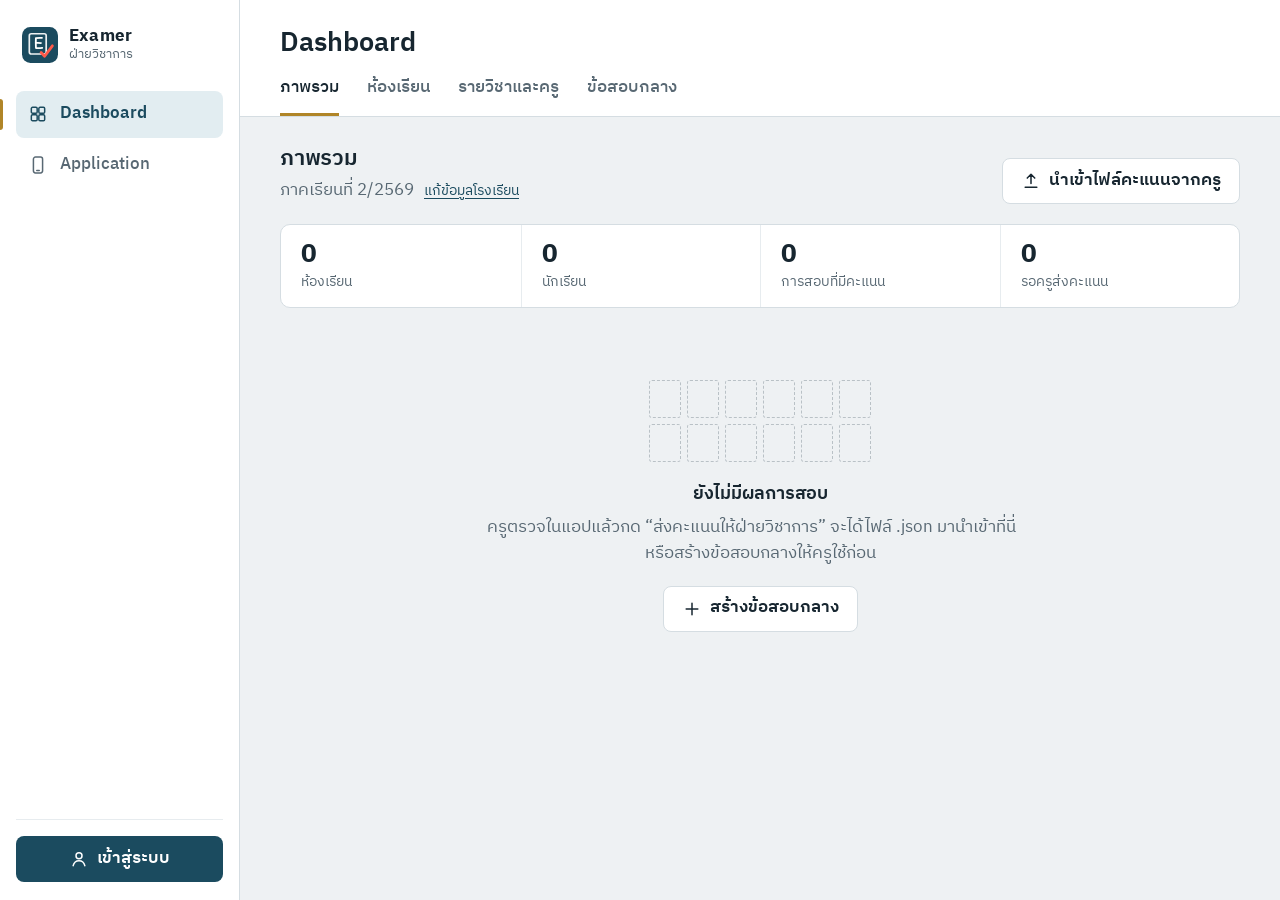
<file: public/index.html>
<!doctype html>
<html lang="th">
<head>
  <meta charset="utf-8" />
  <title>Examer</title>
  <!-- หน้าแรกของเว็บ → Dashboard · แอปครูอยู่ที่ app/ -->
  <meta http-equiv="refresh" content="0; url=dashboard/" />
  <script>location.replace("dashboard/" + location.hash);</script>
</head>
<body><a href="dashboard/">ไปที่ Dashboard</a>&emsp;<a href="app/">แอปครู</a></body>
</html>
</file>
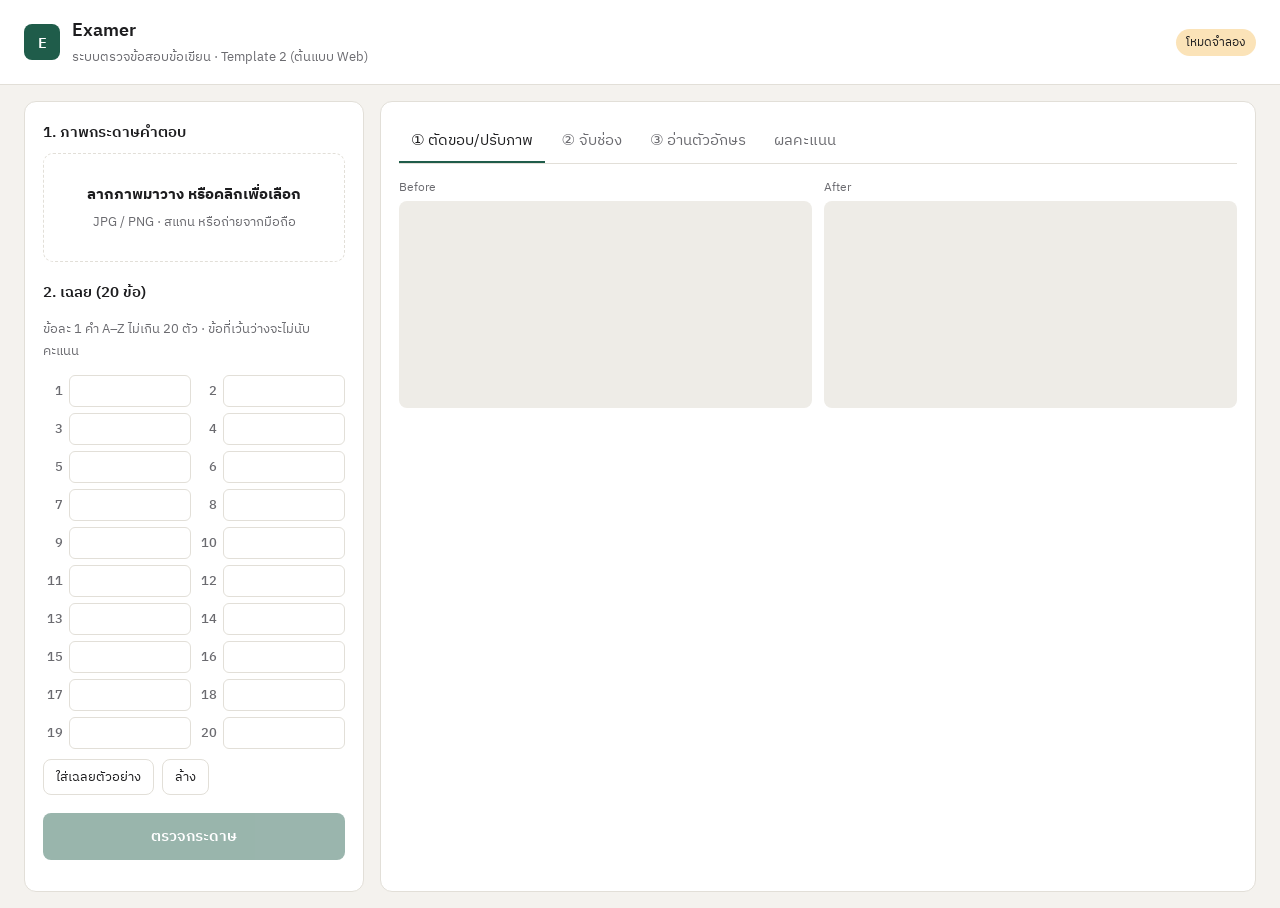
<file: web/index.html>
<!doctype html>
<html lang="th">
<head>
  <meta charset="utf-8" />
  <meta name="viewport" content="width=device-width, initial-scale=1" />
  <title>Examer — ตรวจข้อสอบข้อเขียน</title>
  <link rel="preconnect" href="https://fonts.googleapis.com" />
  <link href="https://fonts.googleapis.com/css2?family=IBM+Plex+Sans+Thai:wght@400;500;600&family=IBM+Plex+Mono:wght@500&display=swap" rel="stylesheet" />
  <link rel="stylesheet" href="style.css" />
</head>
<body>
  <header class="topbar">
    <div class="brand">
      <span class="logo">E</span>
      <div>
        <h1>Examer</h1>
        <p>ระบบตรวจข้อสอบข้อเขียน · Template 2 (ต้นแบบ Web)</p>
      </div>
    </div>
    <span id="mode-badge" class="badge">โหมดจำลอง</span>
  </header>

  <main class="layout">
    <!-- คอลัมน์ซ้าย: อินพุต -->
    <section class="panel inputs">
      <h2>1. ภาพกระดาษคำตอบ</h2>
      <label id="drop" class="drop">
        <input id="file" type="file" accept="image/*" hidden />
        <strong>ลากภาพมาวาง หรือคลิกเพื่อเลือก</strong>
        <span>JPG / PNG · สแกน หรือถ่ายจากมือถือ</span>
      </label>
      <p id="file-name" class="muted"></p>

      <h2>2. เฉลย (20 ข้อ)</h2>
      <p class="muted small">ข้อละ 1 คำ A–Z ไม่เกิน 20 ตัว · ข้อที่เว้นว่างจะไม่นับคะแนน</p>
      <div id="key" class="key"></div>
      <div class="row">
        <button id="key-demo" class="ghost" type="button">ใส่เฉลยตัวอย่าง</button>
        <button id="key-clear" class="ghost" type="button">ล้าง</button>
      </div>

      <button id="run" class="primary" type="button" disabled>ตรวจกระดาษ</button>
      <p id="status" class="muted small"></p>
    </section>

    <!-- คอลัมน์ขวา: ผลลัพธ์ -->
    <section class="panel outputs">
      <nav class="tabs" role="tablist">
        <button class="tab active" data-tab="dewarp">① ตัดขอบ/ปรับภาพ</button>
        <button class="tab" data-tab="cells">② จับช่อง</button>
        <button class="tab" data-tab="read">③ อ่านตัวอักษร</button>
        <button class="tab" data-tab="score">ผลคะแนน</button>
      </nav>

      <div class="tabpane active" id="tab-dewarp">
        <div class="compare">
          <figure><figcaption>Before</figcaption><canvas id="cv-before"></canvas></figure>
          <figure><figcaption>After</figcaption><canvas id="cv-after"></canvas></figure>
        </div>
        <p id="dewarp-meta" class="muted small"></p>
      </div>

      <div class="tabpane" id="tab-cells">
        <figure class="single"><canvas id="cv-cells"></canvas></figure>
        <p id="cells-meta" class="muted small"></p>
      </div>

      <div class="tabpane" id="tab-read">
        <div class="legend">
          <span><i class="sw ok"></i>อ่านได้</span>
          <span><i class="sw low"></i>ความมั่นใจต่ำ → ครูตรวจ</span>
          <span><i class="sw crossed"></i>ขีดฆ่า</span>
          <span><i class="sw empty"></i>ว่าง</span>
        </div>
        <div id="grid" class="grid"></div>
        <p class="muted small">คลิกช่องเพื่อแก้ตัวอักษร (ครูตรวจซ้ำ)</p>
      </div>

      <div class="tabpane" id="tab-score">
        <div class="summary">
          <div class="stat"><span id="s-score">–</span><label>คะแนน</label></div>
          <div class="stat"><span id="s-review">–</span><label>ช่องรอครูตรวจ</label></div>
          <div class="stat"><span id="s-student">–</span><label>รหัสนักเรียน</label></div>
        </div>
        <table class="result">
          <thead><tr><th>ข้อ</th><th>อ่านได้</th><th>เฉลย</th><th>ผล</th></tr></thead>
          <tbody id="result-body"></tbody>
        </table>
        <div class="row">
          <button id="dl-json" class="ghost" type="button" disabled>ดาวน์โหลด JSON</button>
          <button id="dl-csv" class="ghost" type="button" disabled>ดาวน์โหลด CSV</button>
        </div>
      </div>
    </section>
  </main>

  <script src="js/pipeline.js"></script>
  <script src="js/app.js"></script>
</body>
</html>
</file>
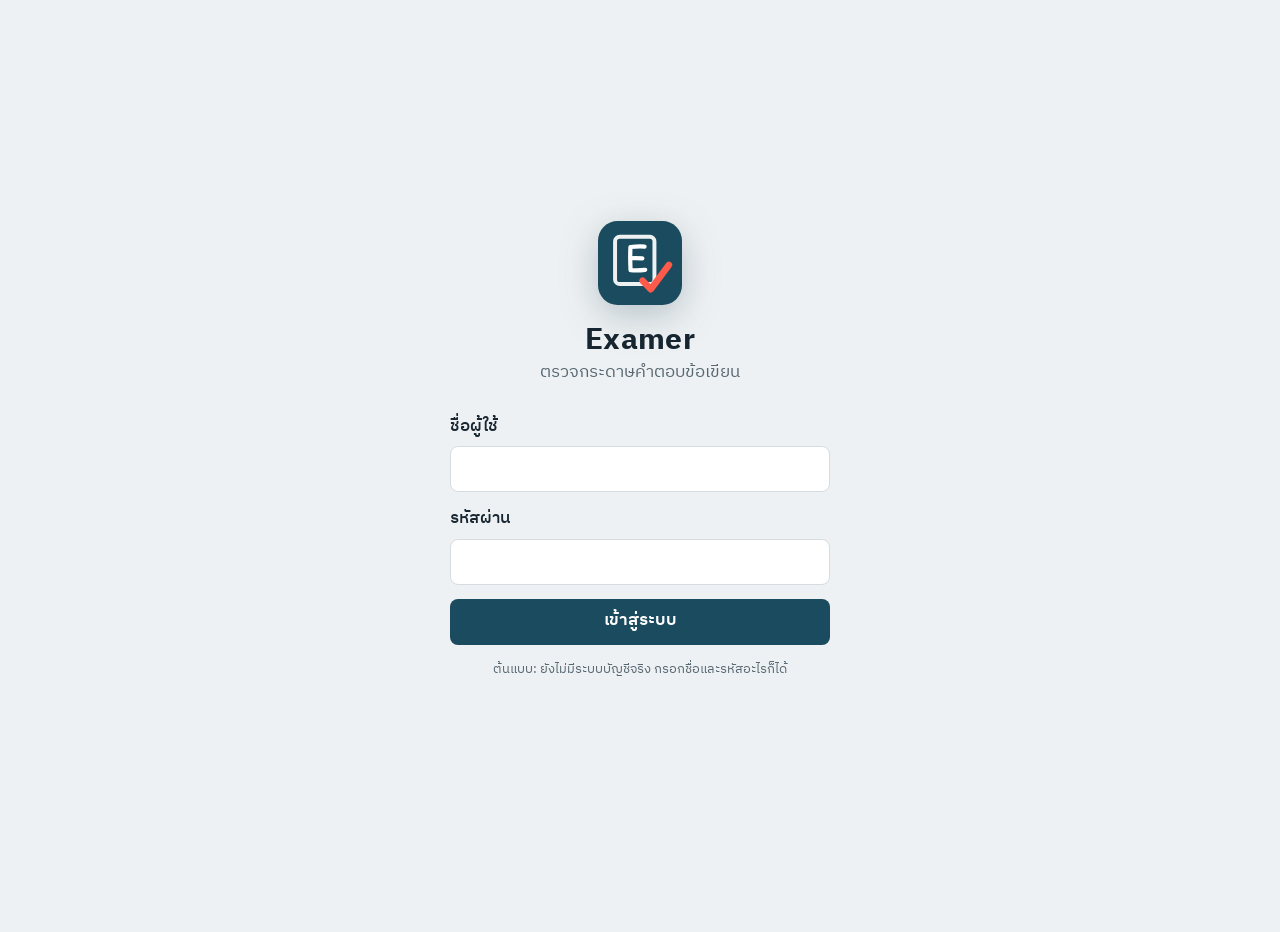
<file: public/app/index.html>
<!doctype html>
<html lang="th" data-session="app">
<head>
  <meta charset="utf-8" />
  <meta name="viewport" content="width=device-width, initial-scale=1, viewport-fit=cover" />
  <meta name="theme-color" content="#1b4b5f" />
  <title>Examer แอปครู</title>
  <link rel="preconnect" href="https://fonts.googleapis.com" />
  <link rel="preconnect" href="https://fonts.gstatic.com" crossorigin />
  <link href="https://fonts.googleapis.com/css2?family=IBM+Plex+Sans+Thai:wght@400;500;600;700&family=Mali:wght@600;700&display=swap" rel="stylesheet" />
  <link rel="stylesheet" href="../shared/base.css" />
  <link rel="stylesheet" href="app.css" />
</head>
<body>
  <div id="root"></div>
  <div id="toast" role="status" aria-live="polite"></div>

  <!-- shared/: store.js (IndexedDB + เกณฑ์ตรวจ)
       pipeline.js (ผลอ่านจำลอง + ให้คะแนน) · school.js (รายชื่อ ข้อสอบกลาง ไฟล์ส่งคะแนน) · core.js ตัวช่วยกลาง -->
  <script src="../shared/store.js"></script>
  <script src="../engine/examer.js"></script> <!-- โมเดลจริงของ Prame (Pyodide + ONNX) [claude/gelatin · 2026-10-28] -->
  <script src="../shared/pipeline.js"></script>
  <script src="../shared/school.js"></script>
  <script src="../shared/core.js"></script>
  <script src="photos.js"></script>
  <script src="app.js"></script>
  <script>App.start(Mobile);</script>
</body>
</html>
</file>
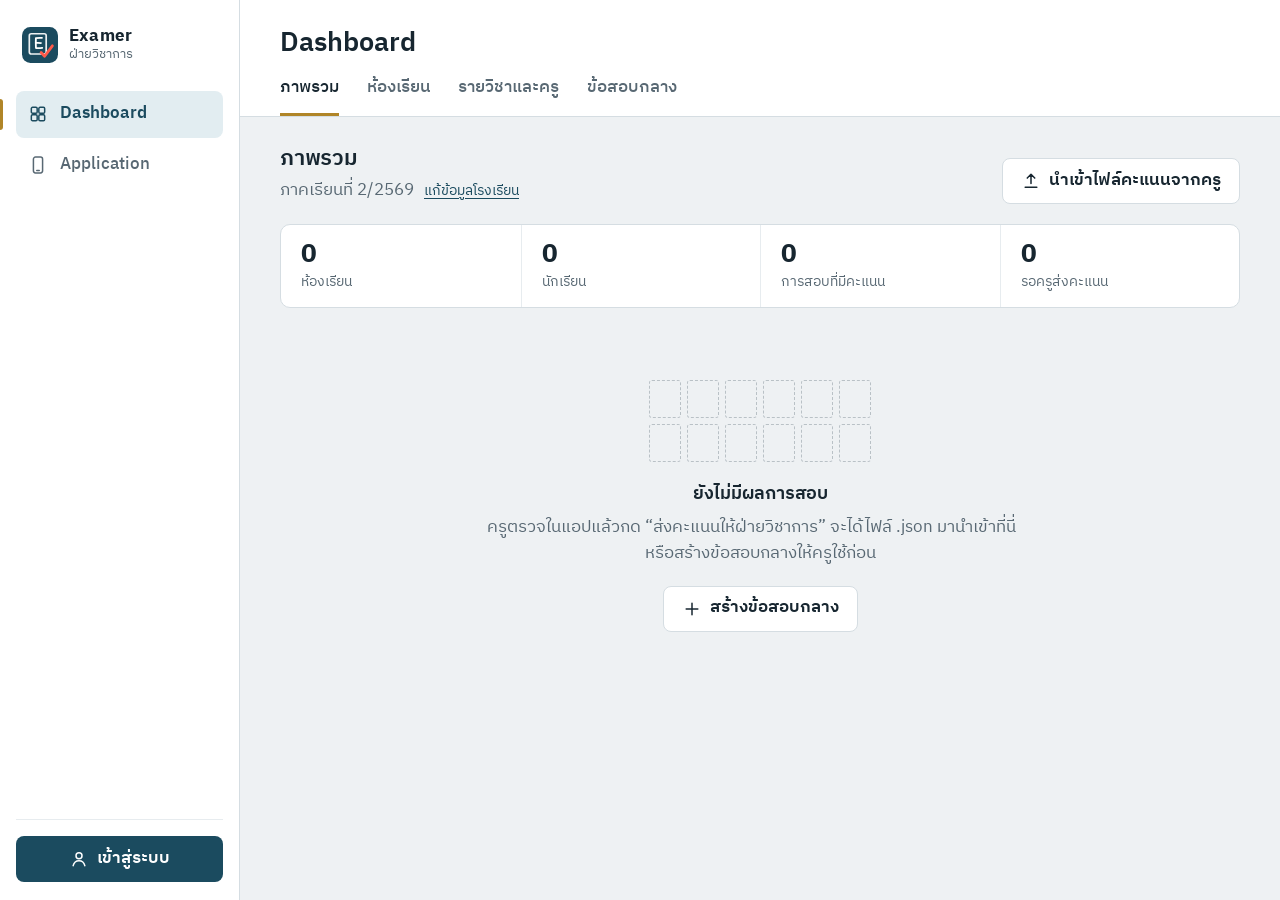
<file: public/dashboard/index.html>
<!doctype html>
<html lang="th" data-session="dashboard">
<head>
  <meta charset="utf-8" />
  <meta name="viewport" content="width=device-width, initial-scale=1, viewport-fit=cover" />
  <meta name="theme-color" content="#1b4b5f" />
  <title>Examer Dashboard</title>
  <link rel="preconnect" href="https://fonts.googleapis.com" />
  <link rel="preconnect" href="https://fonts.gstatic.com" crossorigin />
  <link href="https://fonts.googleapis.com/css2?family=IBM+Plex+Sans+Thai:wght@400;500;600;700&family=Mali:wght@600;700&display=swap" rel="stylesheet" />
  <link rel="stylesheet" href="../shared/base.css" />
  <link rel="stylesheet" href="dashboard.css" />
</head>
<body>
  <div id="root"></div>
  <div id="toast" role="status" aria-live="polite"></div>

  <!-- shared/: store.js (IndexedDB เดียวกับแอปครู) · pipeline.js (เกณฑ์ให้คะแนน) · school.js (รายชื่อ คะแนน ไฟล์ส่งข้อมูล) -->
  <script src="../shared/store.js"></script>
  <script src="../shared/pipeline.js"></script>
  <script src="../shared/school.js"></script>
  <script src="../shared/core.js"></script>
  <script src="dashboard.js"></script>
  <script>App.start(Dashboard);</script>
</body>
</html>
</file>
<file: web/style.css>
:root {
  --bg: #f4f2ee;
  --panel: #ffffff;
  --ink: #1d1d1f;
  --muted: #6b6b70;
  --line: #e2dfd8;
  --accent: #1f5c4a;
  --accent-ink: #ffffff;
  --ok: #d9efe4;
  --low: #fbe3b8;
  --crossed: #f6cfcf;
  --empty: #eeece7;
  --wrong: #b3261e;
  --right: #1f5c4a;
}
@media (prefers-color-scheme: dark) {
  :root {
    --bg: #141514;
    --panel: #1d1f1e;
    --ink: #ecebe7;
    --muted: #9a9a96;
    --line: #2f3230;
    --accent: #5fbf9b;
    --accent-ink: #0f1f19;
    --ok: #1e3a2f;
    --low: #4a3b17;
    --crossed: #4a2222;
    --empty: #262827;
    --wrong: #ff8a80;
    --right: #5fbf9b;
  }
}

* { box-sizing: border-box; }
body {
  margin: 0;
  background: var(--bg);
  color: var(--ink);
  font-family: "IBM Plex Sans Thai", system-ui, sans-serif;
  font-size: 15px;
}
h1, h2 { margin: 0; font-weight: 600; }
h2 { font-size: 15px; margin: 18px 0 8px; }
h2:first-child { margin-top: 0; }
.muted { color: var(--muted); }
.small { font-size: 13px; }

.topbar {
  display: flex; align-items: center; justify-content: space-between;
  padding: 16px 24px; border-bottom: 1px solid var(--line); background: var(--panel);
}
.brand { display: flex; gap: 12px; align-items: center; }
.brand h1 { font-size: 18px; }
.brand p { margin: 0; color: var(--muted); font-size: 13px; }
.logo {
  width: 36px; height: 36px; border-radius: 8px; display: grid; place-items: center;
  background: var(--accent); color: var(--accent-ink); font-weight: 600; font-family: "IBM Plex Mono", monospace;
}
.badge { font-size: 12px; padding: 4px 10px; border-radius: 99px; background: var(--low); }
.badge.live { background: var(--ok); }

.layout {
  display: grid; grid-template-columns: 340px 1fr; gap: 16px;
  padding: 16px 24px; max-width: 1400px; margin: 0 auto;
}
@media (max-width: 900px) {
  .layout { grid-template-columns: 1fr; padding: 16px; }
}
.panel { background: var(--panel); border: 1px solid var(--line); border-radius: 12px; padding: 18px; min-width: 0; }

.drop {
  display: flex; flex-direction: column; gap: 4px; align-items: center; text-align: center;
  padding: 28px 12px; border: 1.5px dashed var(--line); border-radius: 10px; cursor: pointer;
}
.drop:hover, .drop.over { border-color: var(--accent); }
.drop span { color: var(--muted); font-size: 13px; }

.key { display: grid; grid-template-columns: minmax(0, 1fr) minmax(0, 1fr); gap: 6px; }
.key label { min-width: 0; display: flex; align-items: center; gap: 6px; font-size: 13px; color: var(--muted); }
.key label b { width: 20px; text-align: right; font-weight: 500; }
.key input {
  flex: 1; min-width: 0; padding: 6px 8px; border: 1px solid var(--line); border-radius: 6px;
  background: transparent; color: var(--ink); font-family: "IBM Plex Mono", monospace; text-transform: uppercase;
}
.row { display: flex; gap: 8px; margin-top: 10px; flex-wrap: wrap; }

button { font: inherit; cursor: pointer; border-radius: 8px; }
button:disabled { opacity: .45; cursor: not-allowed; }
.primary {
  width: 100%; margin-top: 18px; padding: 11px; border: 0;
  background: var(--accent); color: var(--accent-ink); font-weight: 600;
}
.ghost { padding: 6px 12px; border: 1px solid var(--line); background: transparent; color: var(--ink); font-size: 13px; }

.tabs { display: flex; gap: 4px; border-bottom: 1px solid var(--line); margin-bottom: 14px; overflow-x: auto; }
.tab {
  border: 0; background: none; color: var(--muted); padding: 8px 12px; border-radius: 0;
  border-bottom: 2px solid transparent; white-space: nowrap;
}
.tab.active { color: var(--ink); border-bottom-color: var(--accent); }
.tabpane { display: none; }
.tabpane.active { display: block; }

.compare { display: grid; grid-template-columns: 1fr 1fr; gap: 12px; }
@media (max-width: 600px) { .compare { grid-template-columns: 1fr; } }
figure { margin: 0; }
figcaption { font-size: 12px; color: var(--muted); margin-bottom: 4px; }
canvas { width: 100%; height: auto; background: var(--empty); border-radius: 8px; display: block; }

.legend { display: flex; gap: 14px; flex-wrap: wrap; font-size: 13px; margin-bottom: 10px; color: var(--muted); }
.sw { display: inline-block; width: 12px; height: 12px; border-radius: 3px; margin-right: 5px; vertical-align: -1px; }
.sw.ok { background: var(--ok); } .sw.low { background: var(--low); }
.sw.crossed { background: var(--crossed); } .sw.empty { background: var(--empty); }

.grid { display: grid; grid-template-columns: 28px repeat(20, 1fr); gap: 2px; overflow-x: auto; }
.grid .rh { font-size: 11px; color: var(--muted); display: grid; place-items: center; }
.cell {
  aspect-ratio: 1; min-width: 22px; display: grid; place-items: center;
  font-family: "IBM Plex Mono", monospace; font-size: 13px; border-radius: 3px;
  background: var(--empty); cursor: pointer; user-select: none;
}
.cell.ok { background: var(--ok); }
.cell.low { background: var(--low); }
.cell.crossed { background: var(--crossed); text-decoration: line-through; color: var(--muted); }
.cell.edited { outline: 1.5px solid var(--accent); }

.summary { display: grid; grid-template-columns: repeat(3, 1fr); gap: 10px; margin-bottom: 14px; }
.stat { border: 1px solid var(--line); border-radius: 10px; padding: 12px; }
.stat span { display: block; font-size: 22px; font-weight: 600; font-family: "IBM Plex Mono", monospace; }
.stat label { font-size: 12px; color: var(--muted); }

.result { width: 100%; border-collapse: collapse; font-size: 13px; }
.result th, .result td { text-align: left; padding: 6px 8px; border-bottom: 1px solid var(--line); }
.result td.mono { font-family: "IBM Plex Mono", monospace; }
.result .right { color: var(--right); font-weight: 600; }
.result .wrong { color: var(--wrong); font-weight: 600; }
.result .review { color: var(--muted); }
</file>
<file: public/shared/base.css>
/* =====================================================================
   shared/base.css — สี ฟอนต์ ปุ่ม ช่องกรอก โลโก้ ที่ Dashboard และแอปครูใช้ร่วมกัน
   Examer — โทนทางการ "หมึกเขียวหัวเป็ด + ทอง"
   - เขียวหัวเป็ดเข้ม (--accent) = ปุ่ม สิ่งที่กดได้ โลโก้
   - ทอง (--gold) = บอกว่าอยู่ตรงไหนตอนนี้ (เมนูที่เลือก ขั้นตอนปัจจุบัน) เท่านั้น
   - แดงปากกาครู (--red) = ข้อผิดและคะแนน · เหลืองอำพัน (--warn) = ระบบไม่แน่ใจ ครูต้องดู
   - ตัวหนังสือ IBM Plex Sans Thai ทั้งหมด · ตัวอักษรในช่องคำตอบใช้ลายมือ (Mali)
   ===================================================================== */
:root {
  --bg: #eef1f3;
  --card: #ffffff;
  --ink: #172630;
  --muted: #586873;
  --line: #d5dde2;
  --line-soft: #e7ecef;
  --accent: #1b4b5f;
  --accent-2: #143a4a;
  --accent-ink: #ffffff;
  --accent-soft: #e2edf1;
  --gold: #b08528;
  --red: #c0392b;
  --red-mark: #ff5a4a;
  --ok: #1e7a4f;
  --bad: #c0392b;
  --bad-soft: #fbe8e5;
  --warn: #875800;
  --warn-soft: #fbefd5;
  --font: "IBM Plex Sans Thai", "Noto Sans Thai", system-ui, sans-serif;
  --font-head: var(--font);
  --hand: "Mali", "IBM Plex Sans Thai", cursive;
  --r: 10px;
  --r-sm: 8px;
  color-scheme: light;
}
@media (prefers-color-scheme: dark) {
  :root {
    --bg: #0e161a;
    --card: #152027;
    --ink: #e2eaee;
    --muted: #93a4ad;
    --line: #26363e;
    --line-soft: #1c2a31;
    --accent: #7dbfd4;
    --accent-2: #9ad0e1;
    --accent-ink: #08212b;
    --accent-soft: #17303a;
    --gold: #d8b059;
    --red: #ff7f72;
    --red-mark: #ff5a4a;
    --ok: #6fd19a;
    --bad: #ff7f72;
    --bad-soft: #3a1f1c;
    --warn: #f0c275;
    --warn-soft: #382b12;
    color-scheme: dark;
  }
}

/* ---------- พื้นฐาน ---------- */
* { box-sizing: border-box; }
html { -webkit-text-size-adjust: 100%; }
body { margin: 0; background: var(--bg); color: var(--ink); font-family: var(--font); font-size: 16.5px; line-height: 1.6; }
a { color: var(--accent); }
h1, h2 { margin: 0; line-height: 1.3; font-family: var(--font-head); font-weight: 600; }
p { margin: 0; }
.muted { color: var(--muted); }
.small { font-size: 14px; }
.center { text-align: center; }
[hidden] { display: none !important; }
:focus-visible { outline: 2.5px solid var(--accent); outline-offset: 2px; }
.ico { width: 20px; height: 20px; flex: none; }

.btn {
  display: inline-flex; align-items: center; justify-content: center; gap: 8px; min-height: 46px; padding: 0 18px;
  border: 1.5px solid transparent; border-radius: var(--r-sm); font: inherit; font-weight: 600; text-decoration: none; cursor: pointer;
}
.btn.primary { background: var(--accent); color: var(--accent-ink); }
.btn.primary:hover { background: var(--accent-2); }
.btn.ghost { background: var(--card); color: var(--ink); border-color: var(--line); }
.btn.ghost:hover { border-color: var(--muted); }
.btn.block { width: 100%; }
.icon-btn { display: inline-grid; place-items: center; width: 40px; height: 40px; border: 1.5px solid var(--line); border-radius: 50%; background: var(--card); color: var(--ink); font: inherit; font-size: 20px; cursor: pointer; }
.link { background: none; border: 0; padding: 8px; font: inherit; color: var(--accent); text-decoration: underline; text-underline-offset: 3px; cursor: pointer; }

input, select { font: inherit; color: var(--ink); }
label { display: grid; gap: 6px; font-weight: 500; }
input:not([type]), input[type="password"], input[type="text"] {
  width: 100%; min-height: 46px; padding: 0 14px; border: 1.5px solid var(--line); border-radius: var(--r-sm); background: var(--card);
}
input:focus { outline: none; border-color: var(--accent); }

#toast {
  position: fixed; left: 50%; bottom: 28px; z-index: 20; transform: translate(-50%, 12px); opacity: 0; pointer-events: none;
  width: max-content; max-width: calc(100vw - 32px); padding: 10px 18px; border-radius: 16px; text-align: center; line-height: 1.45; background: var(--ink); color: var(--bg); font-size: 15px;
  transition: opacity .2s, transform .2s;
}
#toast.show { opacity: 1; transform: translate(-50%, 0); }
@media (prefers-reduced-motion: reduce) { #toast { transition: none; } }

/* โลโก้ (ช่องคำตอบ + เครื่องหมายถูกสีแดง) + ชื่อ */
.brand { display: inline-flex; align-items: center; gap: 11px; color: var(--ink); text-decoration: none; }
.logo { display: block; flex: none; }
.brand .logo { width: 36px; height: 36px; }
.brand b { display: block; font-size: 17px; line-height: 1.2; letter-spacing: .01em; }
.brand small { display: block; color: var(--muted); font-size: 13px; line-height: 1.3; }

/* ภาพกระดาษคำตอบที่ครูตรวจด้วยปากกาแดง (หน้าเข้าสู่ระบบ) — วาดเส้นแดงตอนเปิดหน้า */
.sheet-svg { width: 100%; height: auto; display: block; filter: drop-shadow(0 1px 0 var(--line)) drop-shadow(0 18px 30px rgba(26, 38, 56, .10)); transform: rotate(1.2deg); }
.hs-paper { fill: var(--card); stroke: var(--line); }
.hs-box { fill: none; stroke: color-mix(in srgb, var(--muted) 45%, transparent); stroke-width: 1; }
.hs-rule { stroke: var(--line); stroke-width: 1.2; fill: none; }
.hs-label { font: 600 17px var(--font-head); fill: var(--ink); }
.hs-small, .hs-num { font: 13px var(--font); fill: var(--muted); }
.hs-num { text-anchor: middle; }
.hs-hand { font: 600 21px var(--hand); fill: color-mix(in srgb, var(--accent) 75%, var(--ink)); text-anchor: middle; transform-box: fill-box; transform-origin: center; transform: rotate(var(--r, 0deg)); }
.hs-name { font-size: 16px; text-anchor: start; }
.hs-red { fill: none; stroke: var(--red); stroke-width: 2.6; stroke-linecap: round; stroke-linejoin: round; stroke-dasharray: 160; stroke-dashoffset: 160; animation: pen .5s ease-out forwards; animation-delay: var(--d, 0s); }
.hs-red-text { font: 700 25px var(--hand); fill: var(--red); text-anchor: middle; opacity: 0; animation: ink .4s ease-out 2.5s forwards; }
@keyframes pen { to { stroke-dashoffset: 0; } }
@keyframes ink { to { opacity: 1; } }
@media (prefers-reduced-motion: reduce) { .hs-red { animation: none; stroke-dashoffset: 0; } .hs-red-text { animation: none; opacity: 1; } }

/* ช่องว่างแบบกระดาษคำตอบ (หน้าที่ยังไม่มีข้อมูล) */
.blank-grid { display: grid; grid-template-columns: repeat(6, 32px); gap: 6px; justify-content: center; margin-bottom: 18px; }
.blank-grid i { height: 38px; border: 1.5px dashed color-mix(in srgb, var(--muted) 35%, transparent); border-radius: 3px; }
.blank-grid.sm { grid-template-columns: repeat(6, 26px); }
.blank-grid.sm i { height: 30px; }

/* ฟอร์มเข้าสู่ระบบ (Dashboard + แอป) */
.login-form { display: grid; gap: 16px; }
.login-form h2 { font-size: 25px; }
.login-form .err { color: var(--bad); font-size: 14px; }
.proto-note { font-size: 13px; color: var(--muted); text-align: center; }
</file>
<file: public/app/app.css>
/* =====================================================================
   app/app.css — แอปครูผู้สอน (ใช้คู่กับ ../shared/base.css)
   ===================================================================== */
html { scrollbar-width: none; }
html::-webkit-scrollbar { display: none; }
.m-app { min-height: 100dvh; display: flex; flex-direction: column; }
.m-bar { position: sticky; top: 0; z-index: 5; display: flex; align-items: center; gap: 6px; min-height: 56px; padding: 8px 18px; background: var(--card); border-bottom: 1px solid var(--line-soft); }
.m-title { font-size: 24px; }
.m-title.sm { font-family: var(--font); font-size: 17px; font-weight: 600; flex: 1; min-width: 0; white-space: nowrap; overflow: hidden; text-overflow: ellipsis; }
.m-back { display: grid; place-items: center; width: 36px; height: 36px; margin-left: -10px; color: var(--ink); border-radius: 50%; }
.m-back .ico { width: 24px; height: 24px; }
.m-main { flex: 1; padding: 18px 18px 110px; }
.m-app:has(.tabs[hidden]) .m-main { padding-bottom: 32px; }
.m-lead { margin-bottom: 14px; }

.tabs {
  position: fixed; left: 0; right: 0; bottom: 0; z-index: 6; display: grid; grid-template-columns: repeat(3, 1fr);
  padding: 8px 6px calc(10px + env(safe-area-inset-bottom)); background: var(--card); border-top: 1px solid var(--line);
}
.tabs a { display: grid; justify-items: center; gap: 3px; padding: 4px 0; color: var(--muted); font-size: 12.5px; font-weight: 500; text-decoration: none; }
.tabs a .ico { width: 26px; height: 26px; }
.tabs a.active { color: var(--accent); }
.tabs a.active .ico { stroke-width: 2.2; }
#toast { bottom: 96px; }
.m-app:has(.tabs[hidden]) ~ #toast { bottom: 28px; }

/* หน้าเข้าสู่ระบบในแอป: หน้าเดียวพอดีจอ ไม่เลื่อน */
html.no-scroll, html.no-scroll body { overflow: hidden; height: 100%; }
.m-app:has(.m-login) .m-main { padding: 0; }
.m-login { height: 100dvh; display: flex; flex-direction: column; justify-content: center; gap: 28px; padding: 24px 22px calc(24px + env(safe-area-inset-bottom)); overflow: hidden; }
.m-login-brand { display: grid; justify-items: center; text-align: center; }
.m-login-brand .logo { width: 84px; height: 84px; margin-bottom: 16px; filter: drop-shadow(0 10px 18px rgba(20, 58, 74, .25)); }
.m-login-brand h1 { font-size: 30px; font-weight: 700; letter-spacing: .01em; }
.m-login-brand p { color: var(--muted); }
.m-login .login-form { width: 100%; max-width: 380px; margin: 0 auto; gap: 14px; }
@media (max-height: 600px) { .m-login { gap: 16px; } .m-login-brand .logo { width: 60px; height: 60px; margin-bottom: 8px; } }

/* สร้างข้อสอบ */
.m-form { display: grid; gap: 22px; }
.field { display: grid; gap: 10px; }
.field-l { font-weight: 500; }
.field-l small { font-weight: 400; font-size: 13px; margin-left: 4px; }
.counter { display: flex; align-items: center; gap: 14px; }
.counter output { min-width: 32px; text-align: center; font-size: 22px; font-weight: 600; font-variant-numeric: tabular-nums; }
.q { color: var(--muted); font-weight: 600; font-variant-numeric: tabular-nums; text-align: right; }
.two { display: grid; grid-template-columns: 1.4fr 1fr; gap: 10px; }
input[type="date"], input[type="number"] { width: 100%; min-height: 46px; padding: 0 12px; border: 1.5px solid var(--line); border-radius: var(--r-sm); background: var(--card); }
.rooms { display: flex; flex-wrap: wrap; gap: 6px; align-items: center; min-height: 46px; padding: 6px; border: 1.5px solid var(--line); border-radius: var(--r-sm); background: var(--card); }
.rooms:focus-within { border-color: var(--accent); }
.room { display: inline-flex; align-items: center; gap: 2px; padding: 2px 4px 2px 10px; border-radius: 16px; background: var(--accent-soft); color: var(--accent); font-weight: 600; font-size: 14.5px; }
.room button { width: 24px; height: 24px; padding: 0; border: 0; background: none; color: inherit; font-size: 17px; cursor: pointer; }
.rooms input { flex: 1; min-width: 90px; min-height: 32px !important; padding: 0 6px !important; border: 0 !important; background: none !important; }
  aspect-ratio: 5 / 6; display: grid; place-items: center; border: 1.2px solid color-mix(in srgb, var(--muted) 45%, transparent); border-radius: 3px; background: var(--card);
  font: 600 17px/1 var(--hand); font-style: normal; color: color-mix(in srgb, var(--accent) 75%, var(--ink));
}

/* ข้อสอบของฉัน + หน้าซ้อนแก้ข้อสอบ */
.exam-list.mine { margin-top: 14px; }
.tag { display: inline-block; margin-left: 4px; padding: 0 8px; border-radius: 10px; font-size: 12px; font-weight: 600; line-height: 20px; vertical-align: 2px; }
.tag.draft { background: var(--line-soft); color: var(--muted); }
.tag.edit { background: var(--warn-soft); color: var(--warn); }
.hub { display: grid; gap: 16px; }
.hub-list { list-style: none; margin: 0; padding: 0; background: var(--card); border: 1px solid var(--line); border-radius: var(--r); overflow: hidden; }
.hub-list li + li { border-top: 1px solid var(--line-soft); }
.hub-list a { display: flex; align-items: center; gap: 14px; min-height: 72px; padding: 12px 16px; color: var(--ink); text-decoration: none; }
.hub-list .ico { color: var(--muted); }
.hub-ok { width: 26px; height: 26px; flex: none; display: grid; place-items: center; border-radius: 50%; border: 2px solid var(--line); font-size: 14px; font-weight: 700; }
.hub-ok.ok { background: var(--accent); border-color: var(--accent); color: var(--accent-ink); }
.hub-actions { display: grid; gap: 8px; }
.hub-actions .danger-link { margin-top: 6px; }
.fit { gap: 18px; }
/* ขั้นตอนสร้างข้อสอบ: จุด 3 จุดมุมขวาบน + ปุ่มถัดไปติดล่าง */
.wiz { display: inline-flex; gap: 5px; margin-left: auto; }
.wiz i { width: 8px; height: 8px; border-radius: 50%; background: var(--line); }
.wiz i.on { background: var(--accent); }
.wiz-bar { position: sticky; bottom: 0; z-index: 4; margin: 18px -18px -32px; padding: 12px 18px calc(14px + env(safe-area-inset-bottom)); background: var(--bg); border-top: 1px solid var(--line-soft); }
.m-main:has(.wiz-bar) .fit { min-height: calc(100dvh - 56px - 18px - 92px); align-content: start; }

/* หน้าต่างถามซ้ำ */
.sheet-wrap { position: fixed; inset: 0; z-index: 30; display: grid; align-items: end; background: rgba(10, 20, 26, .45); animation: fade .15s ease-out; }
.sheet { display: grid; gap: 10px; padding: 22px 20px calc(20px + env(safe-area-inset-bottom)); background: var(--card); border-radius: 18px 18px 0 0; }
.sheet h2 { font-size: 19px; }
.sheet p { color: var(--muted); }
.sheet-act { display: grid; grid-template-columns: 1fr 1fr; gap: 10px; margin-top: 8px; }
.btn.danger { background: var(--bad); color: #fff; }
@keyframes fade { from { opacity: 0; } }
@media (prefers-reduced-motion: reduce) { .sheet-wrap { animation: none; } }
.keys-page { display: grid; gap: 18px; }

/* เฉลย: จำนวนข้อ */
.count-row { display: flex; gap: 6px; align-items: center; flex-wrap: wrap; }
.cnt { min-width: 52px; height: 42px; padding: 0 10px; border: 1.5px solid var(--line); border-radius: 21px; background: var(--card); font: inherit; font-weight: 600; color: var(--ink); cursor: pointer; font-variant-numeric: tabular-nums; }
.cnt.on { background: var(--accent); border-color: var(--accent); color: var(--accent-ink); }
.cnt.other { color: var(--muted); font-weight: 500; }
/* "ระบุ": หน้าตาแบบ −/+ เสมอ · ยังไม่เลือก = เทา มีคำว่าระบุ · เลือกแล้ว = สีหลัก มีตัวเลข */
.cnt-custom { display: inline-flex; align-items: center; gap: 4px; padding: 2px; border: 1.5px solid var(--line); border-radius: 22px; background: var(--card); }
.cnt-custom .icon-btn { border-color: transparent; color: var(--muted); }
.cnt-custom.on { border-color: var(--accent); background: var(--accent-soft); }
.cnt-custom.on .icon-btn { border-color: var(--line); color: var(--ink); background: var(--card); }
.cnt-custom output { min-width: 30px; text-align: center; font-weight: 700; color: var(--accent); font-variant-numeric: tabular-nums; }
.cnt-l { min-width: 38px; height: 34px; padding: 0 2px; border: 0; background: none; font: inherit; font-weight: 600; color: var(--muted); cursor: pointer; }
.icon-btn.sm { width: 34px; height: 34px; font-size: 17px; }
.icon-btn.sm .ico { width: 17px; height: 17px; }

/* เฉลย: ชุดข้อสอบ — วงกลมแบบช่อง "ชุด" บนกระดาษ · เส้นรอบวง = ใส่เฉลยไปกี่ % */
.set-row { display: flex; gap: 12px; align-items: center; }
.setc { position: relative; width: 50px; height: 50px; padding: 4px; border: 0; border-radius: 50%; cursor: pointer; background: conic-gradient(var(--accent) calc(var(--p) * 1%), var(--line) 0); }
.setc span { width: 100%; height: 100%; display: grid; place-items: center; border-radius: 50%; background: var(--card); font: 700 20px/1 var(--hand); color: var(--accent); }
.setc.cur span { background: var(--accent); color: var(--accent-ink); }
.setc.cur { box-shadow: 0 0 0 3px var(--bg), 0 0 0 5px var(--gold); }
.setc.off { background: none; border: 2px dashed color-mix(in srgb, var(--muted) 55%, transparent); padding: 2px; }
.setc.off span { background: none; color: var(--muted); opacity: .55; }
.setc.off::after { content: "+"; position: absolute; right: -4px; top: -4px; width: 20px; height: 20px; display: grid; place-items: center; border-radius: 50%; background: var(--card); border: 1.5px solid var(--line); color: var(--muted); font-size: 15px; font-weight: 700; line-height: 1; }
.setc.full:not(.cur) span::after { content: ""; }
.set-del { margin-left: auto; color: var(--bad); }
.set-del.armed { border-color: var(--bad); background: var(--bad-soft); }

/* เฉลย: รายข้อ */
.qa-list { list-style: none; margin: 0; padding: 0; display: grid; gap: 8px; }
.qa-list li { display: grid; grid-template-columns: 24px minmax(0, 1fr) auto; align-items: center; gap: 8px; }
.qa-in { min-height: 44px !important; font: 600 19px var(--hand) !important; letter-spacing: .1em; text-transform: uppercase; color: color-mix(in srgb, var(--accent) 75%, var(--ink)) !important; }
.qa-in::placeholder { font: 400 14px var(--font); letter-spacing: 0; text-transform: none; color: var(--muted); }
.pts { display: inline-flex; align-items: center; border: 1.5px solid var(--line); border-radius: var(--r-sm); background: var(--card); overflow: hidden; }
.pts button { width: 30px; height: 40px; padding: 0; border: 0; background: none; font: inherit; font-size: 18px; color: var(--accent); cursor: pointer; }
.pts output { min-width: 22px; text-align: center; font-weight: 700; font-variant-numeric: tabular-nums; }
.pager { display: flex; gap: 6px; }
.pager button { position: relative; flex: 1; height: 36px; border: 1.5px solid var(--line); border-radius: var(--r-sm); background: var(--card); font: inherit; font-size: 13.5px; color: var(--muted); cursor: pointer; font-variant-numeric: tabular-nums; }
.pager button.on { border-color: var(--accent); color: var(--accent); font-weight: 600; background: var(--accent-soft); }
.pager button.full::after { content: ""; position: absolute; left: 30%; right: 30%; bottom: 3px; height: 3px; border-radius: 2px; background: var(--ok); }

/* คะแนน */
.score-box { display: grid; justify-items: center; gap: 2px; padding: 22px 16px; background: var(--card); border: 1px solid var(--line); border-radius: var(--r); text-align: center; }
.score-box b { font-size: 44px; line-height: 1.1; font-variant-numeric: tabular-nums; }
.scale-row { display: flex; gap: 10px; align-items: center; }
.scale-row input { flex: 1; text-align: center; font-size: 20px; font-weight: 600; }

/* หน้าข้อสอบ: ข้อมูลการสอบ */
.ex-meta { margin: -4px 0 12px; color: var(--muted); font-size: 14.5px; }
.ex-scale { margin: -6px 0 14px; }
.set-pick { display: grid; gap: 6px; }

/* รายการข้อสอบ */
.exam-list { list-style: none; margin: 0; padding: 0; display: grid; gap: 10px; }
.exam-list a { display: flex; align-items: center; gap: 12px; padding: 16px; background: var(--card); border: 1px solid var(--line); border-radius: var(--r); color: var(--ink); text-decoration: none; }
.exam-list a:active { background: var(--line-soft); }
.ex-t { flex: 1; min-width: 0; display: grid; }
.ex-t small { color: var(--muted); font-size: 14px; }
.exam-list .ico { color: var(--muted); }
.m-empty { padding: 48px 8px; text-align: center; display: grid; gap: 8px; justify-items: center; }
.m-empty h2 { font-size: 19px; }
.m-empty .btn { margin-top: 12px; }

/* ขั้นตอนตรวจ (แถบบน) */
.steps { list-style: none; margin: -18px -18px 18px; padding: 14px 12px; display: grid; grid-template-columns: repeat(3, 1fr); background: var(--card); border-bottom: 1px solid var(--line-soft); counter-reset: s; }
.steps li { position: relative; display: grid; justify-items: center; font-size: 13px; color: var(--muted); }
.steps li > a, .steps li > span { display: contents; }
.steps li > a { color: inherit; text-decoration: none; }
.steps li a, .steps li { text-align: center; }
.steps li::before { content: ""; position: absolute; top: 15px; left: -50%; right: 50%; height: 2px; background: var(--line); }
.steps li:first-child::before { display: none; }
.steps li.done::before, .steps li.now::before { background: var(--accent); }
.steps .dot { position: relative; z-index: 1; width: 32px; height: 32px; display: grid; place-items: center; margin-bottom: 4px; border-radius: 50%; background: var(--card); border: 2px solid var(--line); font-weight: 700; color: var(--muted); }
.steps li.done { color: var(--ink); }
.steps li.done .dot { background: var(--accent); border-color: var(--accent); color: var(--accent-ink); }
.steps li.now { color: var(--ink); font-weight: 600; }
.steps li.done .dot { font-size: 0; }
.steps li.done .dot::after { content: "✓"; font-size: 15px; }
.steps li.now .dot { background: var(--card); border-color: var(--gold); color: var(--ink); box-shadow: 0 0 0 4px color-mix(in srgb, var(--gold) 22%, transparent); }

.step-body { display: grid; gap: 16px; }
.step-actions { display: grid; gap: 10px; }
.step-actions.row { display: flex; }
.step-actions .grow { flex: 1; }

/* 1 ถ่ายภาพ */
.shot { aspect-ratio: 3 / 4; border-radius: var(--r); overflow: hidden; display: grid; place-items: center; border: 2px dashed var(--line); background: var(--card); }
.shot.has { border: 0; background: #000; }
.shot img { width: 100%; height: 100%; object-fit: contain; display: block; }
.shot-guide { display: grid; justify-items: center; gap: 10px; padding: 24px; text-align: center; color: var(--muted); }
.shot-guide .ico { width: 44px; height: 44px; color: var(--accent); }
.shot-guide p { max-width: 220px; }

.pick-row { display: grid; grid-template-columns: 1fr 1fr; gap: 10px; }
.pick-row .btn { padding: 0 10px; }
.btn.off, .link.off { pointer-events: none; opacity: .5; }
.busy { padding: 10px 14px; border-radius: var(--r-sm); background: var(--accent-soft); color: var(--accent); font-size: 14px; }

/* รูปที่ถ่ายแล้ว (ขั้น 1) */
.thumbs { list-style: none; margin: 0; padding: 0; display: grid; grid-template-columns: repeat(3, 1fr); gap: 8px; }
.thumbs li { position: relative; aspect-ratio: 3 / 4; border-radius: var(--r-sm); overflow: hidden; background: #000; }
.thumbs img { width: 100%; height: 100%; object-fit: cover; display: block; }
.thumb-x {
  position: absolute; top: 4px; right: 4px; width: 30px; height: 30px; display: grid; place-items: center; padding: 0;
  border: 0; border-radius: 50%; background: rgba(0, 0, 0, .6); color: #fff; font-size: 20px; line-height: 1; cursor: pointer;
}
.strip-n { position: absolute; left: 4px; bottom: 4px; min-width: 22px; padding: 0 6px; border-radius: 11px; background: rgba(0, 0, 0, .6); color: #fff; font-size: 12px; font-weight: 600; line-height: 22px; text-align: center; }

/* แถบรูปย่อ (ขั้น 2–3) */
.strip { display: flex; gap: 8px; overflow-x: auto; margin: -4px -18px 0; padding: 4px 18px 6px; scrollbar-width: none; }
.strip-i { position: relative; flex: none; width: 54px; height: 72px; padding: 0; border: 2px solid transparent; border-radius: var(--r-sm); overflow: hidden; background: #000; cursor: pointer; }
.strip-i img { width: 100%; height: 100%; object-fit: cover; display: block; opacity: .75; }
.strip-i.now { border-color: var(--gold); }
.strip-i.now img { opacity: 1; }
.strip-i .strip-n { left: 3px; bottom: 3px; min-width: 18px; line-height: 18px; font-size: 11px; padding: 0 4px; }
.strip-ok { position: absolute; top: 3px; right: 3px; width: 18px; height: 18px; display: grid; place-items: center; border-radius: 50%; background: var(--accent); color: var(--accent-ink); font-size: 11px; font-weight: 700; }
.strip-sc { position: absolute; top: 3px; right: 3px; padding: 0 4px; border-radius: 4px; background: var(--card); color: var(--ink); font-size: 11px; font-weight: 700; line-height: 17px; }

/* 2 ครอบภาพ */
.crop { position: relative; width: min(100%, calc(58dvh * var(--ar))); margin: 0 auto; border-radius: var(--r-sm); overflow: visible; touch-action: none; user-select: none; }
.crop img { width: 100%; height: 100%; display: block; border-radius: var(--r-sm); pointer-events: none; }
.crop svg { position: absolute; inset: 0; width: 100%; height: 100%; overflow: visible; }
.crop-shade { fill: rgba(0, 0, 0, .45); }
.crop-edge { fill: none; stroke: #ffffff; stroke-width: 3; vector-effect: non-scaling-stroke; stroke-linejoin: round; }
.handle {
  position: absolute; width: 30px; height: 30px; margin: -15px 0 0 -15px; padding: 0; border-radius: 50%; cursor: grab; touch-action: none;
  background: #fff; border: 4px solid #2f63c6; box-shadow: 0 2px 6px rgba(0, 0, 0, .4);
}
.handle::after { content: ""; position: absolute; inset: -10px; } /* พื้นที่แตะกว้างขึ้น */
.handle.drag { cursor: grabbing; transform: scale(1.2); }

/* 3 ตรวจข้อสอบ: ความคืบหน้าของโมเดล */
.btn[disabled] { opacity: .55; cursor: default; pointer-events: none; }
.bar { display: block; height: 6px; border-radius: 3px; background: var(--line-soft); overflow: hidden; }
.bar i { display: block; height: 100%; background: var(--accent); border-radius: inherit; transition: width .12s linear; }
.run-sum { padding: 12px 14px; background: var(--card); border: 1px solid var(--line); border-radius: var(--r); display: grid; gap: 8px; }
.run-sum-t { display: flex; justify-content: space-between; gap: 10px; font-size: 14.5px; }
.run-sum-t b { font-variant-numeric: tabular-nums; }
.run-photo { height: 200px; border-radius: var(--r); overflow: hidden; background: #000; }
.run-photo img { width: 100%; height: 100%; object-fit: contain; display: block; }
.stages { list-style: none; margin: 0; padding: 0; background: var(--card); border: 1px solid var(--line); border-radius: var(--r); }
.stages li { display: grid; grid-template-columns: 30px minmax(0, 1fr) 42px; align-items: center; gap: 12px; padding: 12px 14px; border-top: 1px solid var(--line-soft); }
.stages li:first-child { border-top: 0; }
.st-ico { width: 30px; height: 30px; display: grid; place-items: center; border-radius: 50%; border: 2px solid var(--line); color: var(--muted); font-weight: 700; font-size: 14px; }
.st-t { display: grid; gap: 2px; min-width: 0; }
.st-t small { color: var(--muted); font-size: 13px; }
.st-t .bar { margin-top: 6px; }
.st-p { text-align: right; font-size: 14px; font-variant-numeric: tabular-nums; color: var(--muted); }
.stages li.wait { color: var(--muted); }
.stages li.wait .bar { visibility: hidden; }
.stages li.now .st-ico { border-color: var(--accent); color: var(--accent); }
.stages li.now .st-p { color: var(--accent); font-weight: 600; }
.stages li.done .st-ico { background: var(--accent); border-color: var(--accent); color: var(--accent-ink); }
.strip-run { position: absolute; top: 4px; right: 4px; width: 16px; height: 16px; border-radius: 50%; border: 2.5px solid rgba(255, 255, 255, .35); border-top-color: #fff; animation: spin .8s linear infinite; }
.strip-wait { position: absolute; top: 3px; right: 3px; padding: 0 4px; border-radius: 4px; background: rgba(0, 0, 0, .6); color: #fff; font-size: 11px; line-height: 17px; }
@keyframes spin { to { transform: rotate(360deg); } }
@media (prefers-reduced-motion: reduce) { .strip-run { animation-duration: 2.4s; } .bar i { transition: none; } }

/* 3 ตรวจข้อสอบ: ผล (ใช้ทั้งขั้นตรวจและหน้าดูผล) */
.res-head { display: flex; align-items: flex-end; justify-content: space-between; gap: 14px; }
.score { display: flex; align-items: baseline; gap: 8px; }
.score b { font: 700 38px/1 var(--hand); color: var(--red); font-variant-numeric: tabular-nums; }
.score span { color: var(--muted); }
.sid { font-size: 13px; color: var(--muted); font-weight: 500; gap: 4px; }
.sid input { width: 120px; min-height: 38px; padding: 0 10px; font-size: 16px; font-variant-numeric: tabular-nums; color: var(--ink); }
.sim-note { padding: 8px 12px; border-radius: var(--r-sm); background: var(--line-soft); color: var(--muted); font-size: 13px; }
.review-note { padding: 10px 12px; border-radius: var(--r-sm); background: var(--warn-soft); color: var(--warn); font-size: 14px; font-weight: 500; }
.answers { list-style: none; margin: 0; padding: 0; background: var(--card); border: 1px solid var(--line); border-radius: var(--r); overflow: hidden; }
.row { border-top: 1px solid var(--line-soft); }
.row:first-child { border-top: 0; }
.row-main { width: 100%; display: grid; grid-template-columns: 26px minmax(0, 1fr) 30px; align-items: center; gap: 10px; padding: 10px 12px; border: 0; background: none; font: inherit; color: inherit; text-align: left; cursor: pointer; }
.row.st-wrong .row-main { background: var(--bad-soft); }
.row.st-review .row-main { background: var(--warn-soft); }
.row.open .row-main { background: var(--accent-soft); }
.ans { display: grid; gap: 2px; min-width: 0; }
.ans small { color: var(--muted); font-size: 13px; overflow-wrap: anywhere; }
.boxes { display: flex; flex-wrap: wrap; gap: 2px; }
.c {
  width: 21px; height: 25px; display: grid; place-items: center; padding: 0; border: 1px solid var(--line); border-radius: 2px; background: var(--card);
  font: 600 16px/1 var(--hand); font-style: normal; color: color-mix(in srgb, var(--accent) 70%, var(--ink));
}
.c.diff { color: var(--bad); border-color: var(--bad); }
.c.low { border: 1.5px dashed var(--warn); background: var(--warn-soft); }
.c.x { text-decoration: line-through; color: var(--muted); }
.mark { font-size: 19px; font-weight: 700; text-align: center; }
.st-right .mark { color: var(--ok); }
.st-wrong .mark { color: var(--bad); }
.st-partial .mark { color: var(--warn); }
.st-review .mark { color: var(--warn); }
.row-edit { display: grid; gap: 12px; padding: 4px 12px 14px 48px; background: var(--accent-soft); }
.edit-cells { display: flex; flex-wrap: wrap; gap: 4px; }
.edit-cells .c { width: 34px; height: 40px; font-size: 22px; cursor: pointer; }
.edit-cells .c.sel { outline: 2.5px solid var(--gold); outline-offset: 1px; }
.picker { display: flex; flex-wrap: wrap; gap: 6px; align-items: center; }
.chip { min-width: 44px; height: 40px; padding: 0 12px; border: 1.5px solid var(--accent); border-radius: 20px; background: var(--card); color: var(--accent); font: 600 18px var(--hand); cursor: pointer; }
.chip.ghost { border-color: var(--line); color: var(--muted); font: 500 14px var(--font); }
.pick-in { width: 70px !important; min-height: 40px !important; text-align: center; font: 600 18px var(--hand) !important; text-transform: uppercase; }
.seg { display: flex; border: 1.5px solid var(--line); border-radius: var(--r-sm); overflow: hidden; background: var(--card); }
.seg button { flex: 1; min-height: 38px; padding: 0 8px; border: 0; border-left: 1px solid var(--line); background: none; font: inherit; font-size: 14px; color: var(--muted); cursor: pointer; }
.seg button:first-child { border-left: 0; }
.seg button.on { background: var(--accent); color: var(--accent-ink); font-weight: 600; }
.strip-sc.rv { background: var(--warn-soft); color: var(--warn); }

/* หน้าข้อสอบ: คะแนนทุกแผ่น */
.m-main > .btn.block, .m-main > .score-list, .m-main > .ex-sum { margin-bottom: 14px; }
.ex-sum { display: grid; grid-template-columns: 1fr 1fr; background: var(--card); border: 1px solid var(--line); border-radius: var(--r); }
.ex-sum div { display: grid; padding: 14px 16px; }
.ex-sum div + div { border-left: 1px solid var(--line-soft); }
.ex-sum b { font-size: 26px; line-height: 1.2; font-variant-numeric: tabular-nums; }
.ex-sum span { color: var(--muted); font-size: 13.5px; }
.sec-h { font-size: 16px; margin: 22px 0 10px; }
.score-list { list-style: none; margin: 0; padding: 0; background: var(--card); border: 1px solid var(--line); border-radius: var(--r); overflow: hidden; }
.score-list li + li { border-top: 1px solid var(--line-soft); }
.score-list a { display: flex; align-items: center; gap: 12px; padding: 10px 14px; color: var(--ink); text-decoration: none; }
.score-list img { width: 36px; height: 48px; object-fit: cover; border-radius: 4px; background: #000; flex: none; }
.score-list .sc { font: 700 20px var(--hand); color: var(--red); font-variant-numeric: tabular-nums; }
.score-list em, .exam-list em { font-style: normal; color: var(--warn); font-weight: 500; }
.ex-none { padding: 18px 0; }
.danger-link { display: flex; align-items: center; justify-content: center; gap: 6px; width: 100%; margin-top: 18px; color: var(--bad); text-decoration: none; }
.danger-link.armed, .m-card.list button.armed { font-weight: 600; }

/* ตั้งค่า */
.m-card { background: var(--card); border: 1px solid var(--line); border-radius: var(--r); margin-bottom: 14px; }
.m-card.acct { display: flex; align-items: center; gap: 14px; padding: 16px; }
.m-card.list { display: grid; overflow: hidden; }
.m-card.list button { display: flex; align-items: center; gap: 10px; min-height: 52px; padding: 0 16px; border: 0; border-top: 1px solid var(--line-soft); background: none; font: inherit; color: var(--ink); text-align: left; cursor: pointer; }
.m-card.list button:first-child { border-top: 0; }
.m-card.list .danger { color: var(--bad); }
.m-card.list .file-row { display: flex; align-items: center; gap: 10px; min-height: 52px; padding: 0 16px; border-top: 1px solid var(--line-soft); font-weight: 400; cursor: pointer; }
.m-card.rules { padding: 6px 16px 14px; }
.rule { display: grid; gap: 8px; padding: 12px 0; border-bottom: 1px solid var(--line-soft); }
.rule input[type="range"] { width: 100%; accent-color: var(--accent); }
.rules > p { margin-top: 10px; }
.pad { padding: 0 4px 18px; }

/* ---------- ระบบตรวจจริง (โมเดลในเบราว์เซอร์) ---------- */
.strip-err { position: absolute; top: 3px; right: 3px; min-width: 17px; padding: 0 4px; border-radius: 4px; background: var(--bad-soft); color: var(--bad); font-size: 11px; font-weight: 700; line-height: 17px; text-align: center; }
.run-err { display: grid; gap: 6px; padding: 12px 14px; border: 1px solid var(--bad); border-radius: var(--r); background: var(--bad-soft); }
.run-err b { color: var(--bad); }
.run-err p { margin: 0; }
.row-btns { display: flex; flex-wrap: wrap; align-items: center; gap: 8px; margin-top: 4px; }
.row-btns .danger-link { width: auto; margin: 0 0 0 auto; }
.hand { display: block; width: 100%; height: auto; max-height: 72px; object-fit: contain; object-position: left center; border-radius: var(--r-sm); background: #fff; border: 1px solid var(--line-soft); margin-bottom: 6px; }
.eng-st { grid-template-columns: 1fr auto; align-items: center; }
.eng-st .err-t { color: var(--bad); }
.btn.sm { min-height: 34px; padding: 4px 12px; font-size: 14px; }

/* ---------- รายชื่อนักเรียน · ข้อสอบกลาง · ส่งคะแนน ---------- */
.tag.central { background: var(--accent-soft); color: var(--accent); }
.central-note { margin-bottom: 12px; background: var(--accent-soft); color: var(--accent); }
.hub-list.ro li { padding: 12px 16px; }
.hub + .btn, .hub .btn.block { margin-top: 14px; }
.ex-sum b small { font-size: 16px; color: var(--muted); font-weight: 500; }
.score-list em.bad, .sid .bad { color: var(--bad); }
.sid small { font-weight: 400; font-size: 13px; line-height: 1.35; max-width: 180px; }
.absent { margin: -2px 0 14px; background: var(--card); border: 1px solid var(--line); border-radius: var(--r); }
.absent summary { padding: 12px 14px; cursor: pointer; font-weight: 500; color: var(--muted); }
.absent ul { list-style: none; margin: 0; padding: 0 14px 8px; }
.absent li { display: flex; justify-content: space-between; gap: 10px; padding: 6px 0; border-top: 1px solid var(--line-soft); font-size: 15px; }
.absent li small { color: var(--muted); }
.m-main > #send { margin-bottom: 10px; }
.rule input:not([type]) { min-height: 42px; font-weight: 400; }
.file-btn { margin-top: 12px; cursor: pointer; }
.center-link { display: block; margin: 6px auto 0; font-size: 15px; }

/* [claude/gelatin · 2026-10-28] UI เข้าใจง่ายขึ้น: เฉลย 20 ข้อ · คำแนะนำ · สรุปผล · คำอธิบายสัญลักษณ์ */
.wiz-t { margin-left: auto; font-size: 13px; font-weight: 500; color: var(--muted); white-space: nowrap; }
.hint { margin: 0; padding: 10px 12px; border-radius: var(--r-sm); background: var(--accent-soft); color: var(--ink); font-size: 14px; line-height: 1.6; }
.set-tabs { display: grid; gap: 8px; }
.set-tabs .seg small { margin-left: 4px; font-size: 12px; opacity: .8; }
.set-acts { display: flex; gap: 18px; flex-wrap: wrap; }
.set-acts .link { display: inline-flex; align-items: center; gap: 4px; }
.qa-head { display: grid; grid-template-columns: 24px minmax(0, 1fr) 96px; gap: 8px; margin-bottom: 6px; font-size: 13px; color: var(--muted); }
.qa-head span:last-child { text-align: center; }
.qa-list li { grid-template-columns: 24px minmax(0, 1fr) 96px; }
.pts-cell { display: flex; justify-content: center; }
.pts-off { font-size: 13px; color: var(--muted); }
.qa-list li.blank .qa-in { border-style: dashed; background: transparent; }
.qa-list li.blank .q { color: var(--muted); }
.tips { margin: 0; padding-left: 20px; display: grid; gap: 8px; text-align: left; font-size: 14px; line-height: 1.5; }
.res-count { margin: 4px 0 0; display: flex; flex-wrap: wrap; gap: 6px 16px; font-size: 14px; color: var(--muted); }
.res-count b { margin-left: 2px; font-size: 16px; color: var(--ink); }
.rc-right b { color: var(--ok); }
.rc-wrong b { color: var(--bad); }
.rc-partial b, .rc-review b, .rc-extra b { color: var(--warn); }
.legend { margin: 0; display: flex; flex-wrap: wrap; gap: 6px 16px; align-items: center; font-size: 13px; color: var(--muted); }
.legend span { display: inline-flex; align-items: center; gap: 6px; }
.legend .c { width: 18px; height: 22px; font-size: 14px; }
.c.x0 { position: relative; }
.c.x0::after { content: ""; position: absolute; inset: 3px; background: linear-gradient(to top right, transparent calc(50% - 1px), currentColor calc(50% - 1px), currentColor calc(50% + 1px), transparent calc(50% + 1px)); }
.ans small b { color: var(--ink); font-weight: 600; }
.ans small .nt { margin-left: 12px; }
.row.st-extra .row-main { background: var(--warn-soft); }
.st-extra .mark { color: var(--warn); }
.blank-ok { margin: 0; padding: 2px; }
</file>
<file: public/dashboard/dashboard.css>
/* dashboard/dashboard.css — sidebar + หน้า Dashboard + กรอบมือถือ (ใช้คู่กับ ../shared/base.css) */

/* =====================================================================
   Dashboard: sidebar
   ===================================================================== */
.dash { display: grid; grid-template-columns: 240px minmax(0, 1fr); min-height: 100dvh; }
.side {
  position: sticky; top: 0; height: 100dvh; display: flex; flex-direction: column; gap: 28px; padding: 26px 16px 18px;
  background: var(--card); color: var(--ink); border-right: 1px solid var(--line);
}
.side-brand { padding: 0 6px; }
.side-nav { display: flex; flex-direction: column; gap: 4px; }
.side-nav a {
  display: flex; align-items: center; gap: 12px; padding: 10px 12px; border-radius: var(--r-sm);
  color: var(--muted); font-weight: 500; text-decoration: none; position: relative;
}
.side-nav a:hover { color: var(--ink); background: var(--line-soft); }
.side-nav a.active { color: var(--accent); background: var(--accent-soft); font-weight: 600; }
.side-nav a.active::before { content: ""; position: absolute; left: -16px; top: 8px; bottom: 8px; width: 3px; border-radius: 0 3px 3px 0; background: var(--gold); }
.side-account { margin-top: auto; padding-top: 16px; border-top: 1px solid var(--line-soft); }
.acct { display: flex; align-items: center; gap: 10px; position: relative; }
.acct-pop { flex: 1; min-width: 0; display: flex; align-items: center; gap: 10px; }
.avatar { padding: 0; border: 0; font: inherit; width: 38px; height: 38px; flex: none; display: grid; place-items: center; border-radius: 50%; background: var(--accent); color: var(--accent-ink); font-weight: 700; }
.avatar.lg { width: 52px; height: 52px; font-size: 22px; }
.acct-name { flex: 1; min-width: 0; display: grid; line-height: 1.35; }
.acct-name b { white-space: nowrap; overflow: hidden; text-overflow: ellipsis; }
.acct-name small { color: var(--muted); font-size: 13px; }
.side .icon-btn .ico { width: 18px; height: 18px; }

.dash-main { padding: 36px 40px; min-width: 0; }
.dash-main:has(.dash-top) { padding: 0; }
.dash-top { position: sticky; top: 0; z-index: 4; padding: 26px 40px 0; background: var(--card); border-bottom: 1px solid var(--line); }
.dash-top h1 { font-size: 27px; margin-bottom: 14px; }
.dash-tabs { display: flex; gap: 28px; overflow-x: auto; scrollbar-width: none; }
.dash-tabs a { padding: 0 0 12px; border-bottom: 3px solid transparent; color: var(--muted); font-weight: 500; white-space: nowrap; text-decoration: none; }
.dash-tabs a:hover { color: var(--ink); }
.dash-tabs a.active { color: var(--ink); border-bottom-color: var(--gold); }
.dash-page { padding: 28px 40px 48px; }
.dash-page h2 { font-size: 22px; }
.blank { max-width: 560px; margin: 8vh auto 0; text-align: center; }
.blank h3 { font-size: 18px; font-weight: 600; margin: 0 0 6px; }
.login-wrap { min-height: calc(100dvh - 72px); display: grid; place-items: center; }
.login-card { width: min(400px, 100%); padding: 32px; background: var(--card); border: 1px solid var(--line); border-radius: var(--r); }

@media (max-width: 760px) {
  .dash { display: block; }
  .side { position: sticky; z-index: 5; height: auto; flex-direction: row; align-items: center; gap: 10px; padding: 10px 12px; }
  .side { border-right: 0; border-bottom: 1px solid var(--line); }
  .side-brand { padding: 0; gap: 8px; }
  .side-brand .logo { width: 30px; height: 30px; }
  .side-brand small { display: none; }
  .side-nav { flex-direction: row; gap: 2px; flex: 1; justify-content: center; }
  .side-nav a { padding: 8px; font-size: 14px; }
  .side-nav a .ico { display: none; }
  .side-nav a.active::before { display: none; }
  .side-account { margin: 0; padding: 0; border: 0; }
  .side-account .login-btn { width: 36px; min-height: 36px; padding: 0; border-radius: 50%; } /* จอแคบ: เหลือไอคอนคน */
  .login-btn span { display: none; }
  .acct-pop {
    position: absolute; right: 0; top: calc(100% + 10px); z-index: 10; min-width: 220px; padding: 12px; display: none;
    background: var(--card); color: var(--ink); border: 1px solid var(--line); border-radius: var(--r); box-shadow: 0 10px 30px -10px rgba(0, 0, 0, .3);
  }
  .side-account.open .acct-pop { display: flex; }
  .side .avatar { width: 32px; height: 32px; }
  .side .icon-btn { width: 32px; height: 32px; }
  .dash-main { padding: 22px 16px; }
  .dash-top { position: static; padding: 18px 16px 0; }
  .dash-top h1 { font-size: 22px; margin-bottom: 10px; }
  .dash-tabs { gap: 20px; }
  .dash-tabs a { font-size: 15px; padding-bottom: 10px; }
  .dash-page { padding: 20px 16px 36px; }
  .login-card { padding: 24px 20px; }
}

/* ---------- Application: แอปครูในกรอบมือถือ ----------
   จอในกรอบ = 390×844 เท่ามือถือจริงเสมอ แล้วย่อ/ขยายทั้งเครื่องตามพื้นที่ (--s คำนวณใน dashboard.js) */
.dash-main:has(.phone-stage) { padding: 24px; }
.phone-stage { display: flex; justify-content: center; }
.phone-fit { --s: 1; width: calc(414px * var(--s)); height: calc(868px * var(--s)); }
.phone {
  width: 414px; height: 868px; padding: 12px; border-radius: 60px; transform: scale(var(--s)); transform-origin: 0 0;
  background: #1c2028; box-shadow: inset 0 0 0 1.5px #3a404c, 0 0 0 1px #0d0f13, 0 30px 60px -22px rgba(16, 24, 40, .45);
}
.phone-screen { height: 100%; display: flex; flex-direction: column; border-radius: 48px; overflow: hidden; background: var(--card); }
.phone-status { flex: none; height: 50px; display: grid; grid-template-columns: 1fr auto 1fr; align-items: center; padding: 6px 28px 0; font-size: 15px; font-weight: 600; color: var(--ink); }
.phone-island { width: 110px; height: 32px; border-radius: 20px; background: #000; }
.phone-icons { justify-self: end; display: flex; gap: 6px; align-items: center; }
.phone-icons svg { display: block; height: 12px; fill: currentColor; }
.phone-screen iframe { flex: 1; width: 100%; border: 0; display: block; background: var(--bg); }
.phone-home { flex: none; height: 26px; display: grid; place-items: center; background: var(--card); }
.phone-home::before { content: ""; width: 134px; height: 5px; border-radius: 3px; background: var(--ink); opacity: .85; }
@media (max-width: 760px) { .dash-main:has(.phone-stage) { padding: 12px 10px 20px; } }

/* =====================================================================
   หน้า Dashboard ที่มีข้อมูล: หัวหน้า + ตัวเลขสรุป + ตาราง + ฟอร์ม
   ===================================================================== */
.d-head { display: flex; flex-wrap: wrap; align-items: flex-end; justify-content: space-between; gap: 12px 24px; margin-bottom: 20px; }
.d-head h2 { margin-bottom: 4px; }
.d-head .link { padding: 0 0 0 6px; font-size: 14px; }
.d-actions { display: flex; flex-wrap: wrap; gap: 10px; align-items: flex-end; }
.d-back { display: inline-flex; align-items: center; gap: 4px; margin-bottom: 14px; color: var(--muted); font-size: 15px; text-decoration: none; }
.d-back:hover { color: var(--ink); }
.d-back .ico { width: 17px; height: 17px; }
.d-sec { margin: 28px 0 10px; font-size: 17px; font-weight: 600; }
.d-card { background: var(--card); border: 1px solid var(--line); border-radius: var(--r); padding: 18px 20px; margin-bottom: 18px; }
.d-card.flush { padding: 0; overflow-x: auto; }
.d-card h3 { margin: 0 0 4px; font-size: 16px; font-weight: 600; }
.pad { padding: 18px 20px; }
.blank-act { margin-top: 18px; }

.d-stats { display: grid; grid-template-columns: repeat(4, minmax(0, 1fr)); gap: 0; margin-bottom: 18px; background: var(--card); border: 1px solid var(--line); border-radius: var(--r); }
.d-stats div { display: grid; padding: 14px 20px; border-left: 1px solid var(--line-soft); }
.d-stats div:first-child { border-left: 0; }
.d-stats b { font-size: 26px; line-height: 1.2; font-variant-numeric: tabular-nums; }
.d-stats span { color: var(--muted); font-size: 14px; }

.d-table { width: 100%; border-collapse: collapse; font-size: 15px; }
.d-table th { padding: 10px 16px; text-align: left; font-size: 13px; font-weight: 600; color: var(--muted); background: var(--line-soft); border-bottom: 1px solid var(--line); white-space: nowrap; }
.d-table td { padding: 11px 16px; border-bottom: 1px solid var(--line-soft); vertical-align: top; }
.d-table tr:last-child td { border-bottom: 0; }
.d-table td small { display: block; color: var(--muted); font-size: 13px; }
.d-table td.num small { display: inline; }
.d-table .num { text-align: right; font-variant-numeric: tabular-nums; white-space: nowrap; }
.d-table.click tbody tr { cursor: pointer; }
.d-table.click tbody tr:hover td { background: var(--accent-soft); }
.d-table tr.muted td { color: var(--muted); }
.d-table tr.warn td:first-child { box-shadow: inset 3px 0 var(--warn); }
.d-table tr.bad td:first-child { box-shadow: inset 3px 0 var(--bad); }
.mono { font-variant-numeric: tabular-nums; letter-spacing: .02em; }

.tag { display: inline-block; padding: 1px 9px; border-radius: 99px; font-size: 13px; font-weight: 500; white-space: nowrap; background: var(--line-soft); color: var(--muted); }
.tag.ok { background: color-mix(in srgb, var(--ok) 14%, transparent); color: var(--ok); }
.tag.warn { background: var(--warn-soft); color: var(--warn); }
.review-note { padding: 10px 12px; border-radius: var(--r-sm); background: var(--warn-soft); color: var(--warn); font-size: 14px; font-weight: 500; margin-top: 8px; }
.bad-t { color: var(--bad); }

.d-form { display: grid; gap: 14px; }
.d-form.inline { grid-template-columns: minmax(0, 260px) auto; align-items: end; justify-content: start; }
.d-form.grid { grid-template-columns: repeat(auto-fill, minmax(200px, 1fr)); align-items: end; }
.d-form .wide { grid-column: 1 / -1; }
#school-form { grid-template-columns: minmax(0, 2fr) minmax(0, 1fr) minmax(0, 1fr) auto; align-items: end; }
select, textarea, input[type="date"], input[type="number"] { width: 100%; min-height: 46px; padding: 0 12px; border: 1.5px solid var(--line); border-radius: var(--r-sm); background: var(--card); font: inherit; color: var(--ink); }
textarea { padding: 10px 12px; line-height: 1.5; resize: vertical; font-variant-numeric: tabular-nums; }
select:focus, textarea:focus { outline: none; border-color: var(--accent); }
.lv { grid-auto-flow: column; align-items: center; gap: 10px; font-weight: 500; }
.lv select { width: auto; }
fieldset { margin: 0; padding: 0; border: 0; min-width: 0; }
legend { padding: 0; margin-bottom: 8px; font-weight: 500; }
.checks { display: flex; flex-wrap: wrap; gap: 8px; }
.chk { display: inline-flex; align-items: center; gap: 8px; padding: 6px 12px; border: 1.5px solid var(--line); border-radius: var(--r-sm); font-weight: 500; cursor: pointer; }
.chk:has(input:checked) { border-color: var(--accent); background: var(--accent-soft); color: var(--accent); }
.chk input { margin: 0; accent-color: var(--accent); }
.keys { display: grid; grid-template-columns: repeat(auto-fill, minmax(180px, 1fr)); gap: 12px; margin-bottom: 6px; }
.keys textarea { text-transform: uppercase; font-family: var(--hand); font-size: 17px; letter-spacing: .06em; }
.kc { font-weight: 400; }
.d-cols { display: grid; grid-template-columns: minmax(0, 1.4fr) minmax(0, 1fr); gap: 18px; align-items: start; }
.d-cols > .d-card { margin: 0; }
.row-btns { display: flex; flex-wrap: wrap; gap: 10px; align-items: center; }
.d-files { display: flex; flex-wrap: wrap; gap: 10px; }
.icon-btn.sm { width: 34px; height: 34px; }
.icon-btn.sm .ico { width: 17px; height: 17px; }
.icon-btn.armed { border-color: var(--bad); color: var(--bad); }
.danger-link { display: inline-flex; align-items: center; gap: 6px; margin-top: 10px; padding: 8px 0; color: var(--bad); }
.danger-link .ico { width: 18px; height: 18px; }
.danger-link.armed { font-weight: 600; }

@media (max-width: 960px) {
  .d-cols { grid-template-columns: 1fr; }
  .d-stats { grid-template-columns: repeat(2, minmax(0, 1fr)); }
  .d-stats div:nth-child(3) { border-left: 0; }
  .d-stats div:nth-child(n + 3) { border-top: 1px solid var(--line-soft); }
}
@media (max-width: 760px) {
  #school-form, .d-form.inline { grid-template-columns: 1fr; }
  .d-table th, .d-table td { padding: 9px 12px; }
}

/* [claude/gelatin · 2026-10-28] เฉลยข้อสอบกลาง 20 ข้อ (ตาราง ชุด 1 ถึง 3 + คะแนน) */
.keys-wrap { overflow-x: auto; border: 1px solid var(--line); border-radius: var(--r-sm, 8px); }
.keys-t td { padding: 4px 10px; vertical-align: middle; }
.keys-t th { padding: 8px 10px; }
.keys-t .key-in { width: 100%; min-width: 120px; min-height: 34px; font-family: var(--hand, inherit); font-weight: 600; letter-spacing: .05em; text-transform: uppercase; }
.keys-t .key-in:placeholder-shown { border-style: dashed; }
.keys-t .pt-in { width: 64px; min-height: 34px; text-align: right; }
</file>
